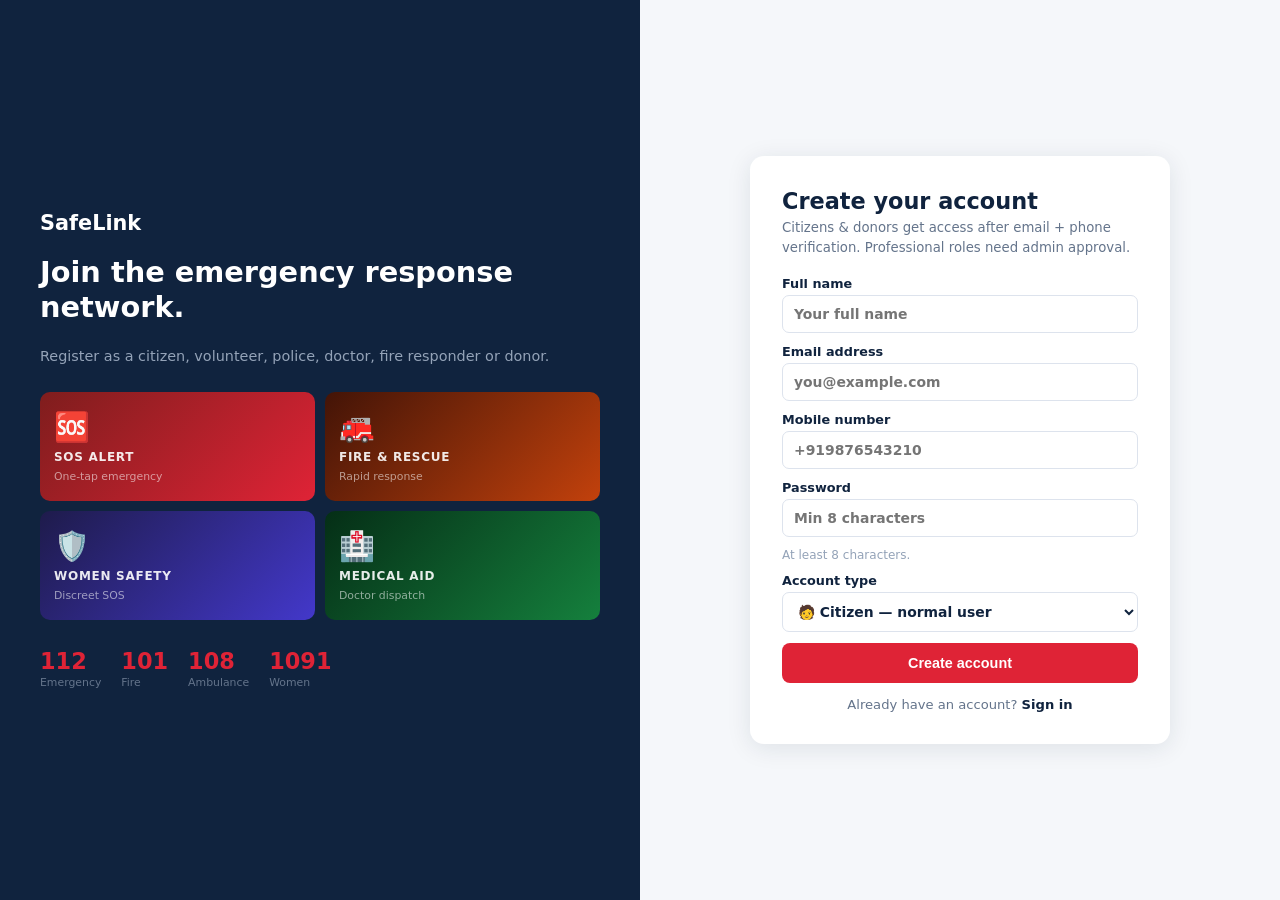
<file: src/main/resources/static/register.html>
<!doctype html>
<html lang="en">
<head>
<meta charset="utf-8">
<meta name="viewport" content="width=device-width,initial-scale=1">
<meta http-equiv="Cache-Control" content="no-store">
<title>Create account — SafeLink</title>
<style>
*{box-sizing:border-box;margin:0;padding:0}
body{font-family:system-ui,sans-serif;min-height:100vh;display:grid;grid-template-columns:1fr 1fr}
/* LEFT */
.left{background:#10233e;color:#fff;display:flex;flex-direction:column;justify-content:center;padding:48px 40px;gap:20px}
.left a.brand{color:#fff;font-weight:800;font-size:1.3rem;text-decoration:none}
.left h2{font-size:1.8rem;font-weight:800;line-height:1.2}
.left p{color:#94a3b8;font-size:.9rem;line-height:1.6}
.cards{display:grid;grid-template-columns:1fr 1fr;gap:10px;margin-top:4px}
.card{border-radius:10px;padding:18px 14px;display:flex;flex-direction:column;gap:6px}
.card.c1{background:linear-gradient(135deg,#7f1d1d,#df2336)}
.card.c2{background:linear-gradient(135deg,#431407,#c2410c)}
.card.c3{background:linear-gradient(135deg,#1e1b4b,#4338ca)}
.card.c4{background:linear-gradient(135deg,#052e16,#15803d)}
.card .ico{font-size:1.8rem}
.card .ttl{font-size:.75rem;font-weight:700;color:rgba(255,255,255,.9);text-transform:uppercase;letter-spacing:.06em}
.card .sub{font-size:.68rem;color:rgba(255,255,255,.55)}
.nums{display:flex;gap:20px;margin-top:8px;flex-wrap:wrap}
.num-item .n{font-size:1.4rem;font-weight:800;color:#df2336}
.num-item .l{font-size:.68rem;color:#64748b;margin-top:2px}
/* RIGHT */
.right{background:#f5f7fa;display:flex;align-items:center;justify-content:center;padding:28px 20px;overflow-y:auto}
.box{width:min(100%,420px);background:#fff;border-radius:14px;padding:32px;box-shadow:0 4px 24px rgba(16,35,62,.1)}
.box h1{font-size:1.4rem;font-weight:800;color:#10233e;margin-bottom:4px}
.box .sub{color:#64748b;font-size:.83rem;margin-bottom:18px;line-height:1.5}
form{display:grid;gap:11px}
label{display:grid;gap:4px;font-size:.8rem;font-weight:700;color:#10233e}
input,select,textarea{border:1.5px solid #dde3ed;border-radius:7px;padding:10px 11px;font:inherit;font-size:.87rem;width:100%;color:#10233e;background:#fff}
input:focus,select:focus,textarea:focus{outline:none;border-color:#10233e}
textarea{resize:vertical;min-height:68px}
small{color:#94a3b8;font-size:.75rem}
.pro{border:1.5px dashed #dde3ed;border-radius:8px;padding:12px;display:grid;gap:10px;background:#fafbfc}
.btn{background:#df2336;color:#fff;border:0;border-radius:8px;padding:12px;font-weight:800;font-size:.9rem;cursor:pointer;width:100%}
.btn:hover{background:#c0202f}
.btn:disabled{background:#94a3b8;cursor:not-allowed}
/* OTP */
.otp{display:none;background:#f0fdf4;border:2px solid #16a34a;border-radius:10px;padding:14px;margin-top:12px}
.otp h3{font-size:.88rem;font-weight:700;color:#15803d;margin-bottom:8px}
.otp-row{display:flex;justify-content:space-between;align-items:center;margin:4px 0}
.otp-lbl{font-size:.78rem;color:#64748b}
.otp-val{font-size:1.4rem;font-weight:800;font-family:monospace;letter-spacing:.15em;color:#10233e}
.otp-note{font-size:.74rem;color:#64748b;margin-top:6px}
.btn-go{display:inline-block;margin-top:8px;background:#15803d;color:#fff;border-radius:7px;padding:8px 18px;text-decoration:none;font-weight:700;font-size:.83rem}
/* msg */
.msg{margin-top:10px;font-size:.83rem;padding:9px 11px;border-radius:7px;display:none;line-height:1.5}
.msg.err{background:#fef2f2;color:#dc2626;border:1px solid #fecaca;display:block}
.msg.ok{background:#f0fdf4;color:#15803d;border:1px solid #bbf7d0;display:block}
.links{margin-top:14px;font-size:.82rem;color:#64748b;text-align:center}
.links a{color:#10233e;font-weight:700;text-decoration:none}
@media(max-width:768px){body{grid-template-columns:1fr}.left{display:none}}
</style>
</head>
<body>

<div class="left">
  <a class="brand" href="/">SafeLink</a>
  <h2>Join the emergency response network.</h2>
  <p>Register as a citizen, volunteer, police, doctor, fire responder or donor.</p>
  <div class="cards">
    <div class="card c1"><div class="ico">🆘</div><div class="ttl">SOS Alert</div><div class="sub">One-tap emergency</div></div>
    <div class="card c2"><div class="ico">🚒</div><div class="ttl">Fire & Rescue</div><div class="sub">Rapid response</div></div>
    <div class="card c3"><div class="ico">🛡️</div><div class="ttl">Women Safety</div><div class="sub">Discreet SOS</div></div>
    <div class="card c4"><div class="ico">🏥</div><div class="ttl">Medical Aid</div><div class="sub">Doctor dispatch</div></div>
  </div>
  <div class="nums">
    <div class="num-item"><div class="n">112</div><div class="l">Emergency</div></div>
    <div class="num-item"><div class="n">101</div><div class="l">Fire</div></div>
    <div class="num-item"><div class="n">108</div><div class="l">Ambulance</div></div>
    <div class="num-item"><div class="n">1091</div><div class="l">Women</div></div>
  </div>
</div>

<div class="right">
  <div class="box">
    <h1>Create your account</h1>
    <p class="sub">Citizens &amp; donors get access after email + phone verification. Professional roles need admin approval.</p>

    <div id="regForm" style="display:grid;gap:11px">
      <label>Full name <input id="fn" placeholder="Your full name"></label>
      <label>Email address <input id="em" type="email" placeholder="you@example.com"></label>
      <label>Mobile number <input id="ph" type="tel" placeholder="+919876543210"></label>
      <label>Password <input id="pw" type="password" placeholder="Min 8 characters"></label>
      <small>At least 8 characters.</small>
      <label>Account type
        <select id="role">
          <optgroup label="Public (access after verify)">
            <option value="CITIZEN">🧑 Citizen — normal user</option>
            <option value="DONOR">💛 Donor</option>
          </optgroup>
          <optgroup label="Responders (need admin approval)">
            <option value="VOLUNTEER">🤝 Volunteer</option>
            <option value="POLICE">👮 Police officer</option>
            <option value="DOCTOR">🩺 Doctor</option>
            <option value="PARAMEDIC">🚑 Paramedic / Ambulance</option>
            <option value="FIRE">🚒 Fire &amp; rescue</option>
            <option value="DISPATCHER">📡 Emergency dispatcher</option>
            <option value="SHELTER_MANAGER">🏠 Shelter manager</option>
            <option value="NGO">🌐 NGO coordinator</option>
          </optgroup>
        </select>
      </label>
      <div id="proDiv" style="display:none">
        <div class="pro">
          <label>Organisation / hospital / station <input id="org" placeholder="e.g. City Police HQ"></label>
          <label>Masked professional ID <input id="pid" placeholder="XXXX-XXXX-1234"></label>
          <label>Skills / licence / service details <textarea id="det" placeholder="Describe your role…"></textarea></label>
          <small>After verification, upload documents. Admin must approve professional access.</small>
        </div>
      </div>
      <button class="btn" id="submitBtn" type="button" onclick="doRegister()">Create account</button>
    </div>

    <div class="otp" id="otpBox">
      <h3>✅ Account created — verify now</h3>
      <div class="otp-row"><span class="otp-lbl">📧 Email OTP</span><span class="otp-val" id="eOtp">------</span></div>
      <div class="otp-row"><span class="otp-lbl">📱 Phone OTP</span><span class="otp-val" id="pOtp">------</span></div>
      <p class="otp-note">In demo mode codes are shown here. In production they are sent to your email &amp; phone.</p>
      <a class="btn-go" id="goVerify" href="/verify.html">Go to Verify →</a>
    </div>

    <div class="msg" id="regMsg"></div>
    <div class="links">Already have an account? <a href="/login.html">Sign in</a></div>
  </div>
</div>

<script>
const PUBLIC = new Set(['CITIZEN','DONOR']);
document.querySelector('#role').addEventListener('change', togglePro);
function togglePro(){
  const isPro = !PUBLIC.has(document.querySelector('#role').value);
  document.querySelector('#proDiv').style.display = isPro ? 'block' : 'none';
}

function showMsg(text, isErr){
  const el = document.querySelector('#regMsg');
  el.className = 'msg ' + (isErr ? 'err' : 'ok');
  el.innerHTML = text;
}

async function doRegister(){
  const btn = document.querySelector('#submitBtn');
  const fn = document.querySelector('#fn').value.trim();
  const em = document.querySelector('#em').value.trim();
  const ph = document.querySelector('#ph').value.trim();
  const pw = document.querySelector('#pw').value;
  const role = document.querySelector('#role').value;

  if(!fn||!em||!ph||!pw){ showMsg('Please fill all required fields.', true); return; }
  if(pw.length < 8){ showMsg('Password must be at least 8 characters.', true); return; }

  btn.disabled = true; btn.textContent = 'Creating…';
  try {
    const body = {
      fullName: fn, email: em, phone: ph, password: pw, roles: [role],
      organisationName: document.querySelector('#org').value || null,
      professionalIdMasked: document.querySelector('#pid').value || null,
      detailsJson: document.querySelector('#det').value || null
    };
    const res = await fetch('/api/v1/auth/register', {
      method: 'POST',
      headers: {'Content-Type': 'application/json'},
      body: JSON.stringify(body)
    });
    const data = await res.json();
    if (!res.ok) { showMsg(data.detail || data.message || 'Registration failed. Try again.', true); return; }

    localStorage.setItem('safelinkDisplayName', fn);
    // Save for verify page
    sessionStorage.setItem('ve', em);
    sessionStorage.setItem('eo', data.demoEmailOtp);
    sessionStorage.setItem('po', data.demoPhoneOtp);
    if (data.applicationId) sessionStorage.setItem('roleApplicationId', data.applicationId);

    // Show OTP box
    document.querySelector('#eOtp').textContent = data.demoEmailOtp;
    document.querySelector('#pOtp').textContent = data.demoPhoneOtp;
    document.querySelector('#goVerify').href = '/verify.html?email=' + encodeURIComponent(em);
    document.querySelector('#otpBox').style.display = 'block';
    showMsg('Account created! Copy the OTP codes above, then click Go to Verify.');
    document.querySelector('#fn').value=''; document.querySelector('#em').value=''; document.querySelector('#ph').value=''; document.querySelector('#pw').value=''; document.querySelector('#role').value='CITIZEN'; togglePro();
  } catch(err) {
    showMsg('Network error: ' + err.message, true);
  } finally {
    btn.disabled = false; btn.textContent = 'Create account';
  }
}
</script>
</body>
</html>
</file>
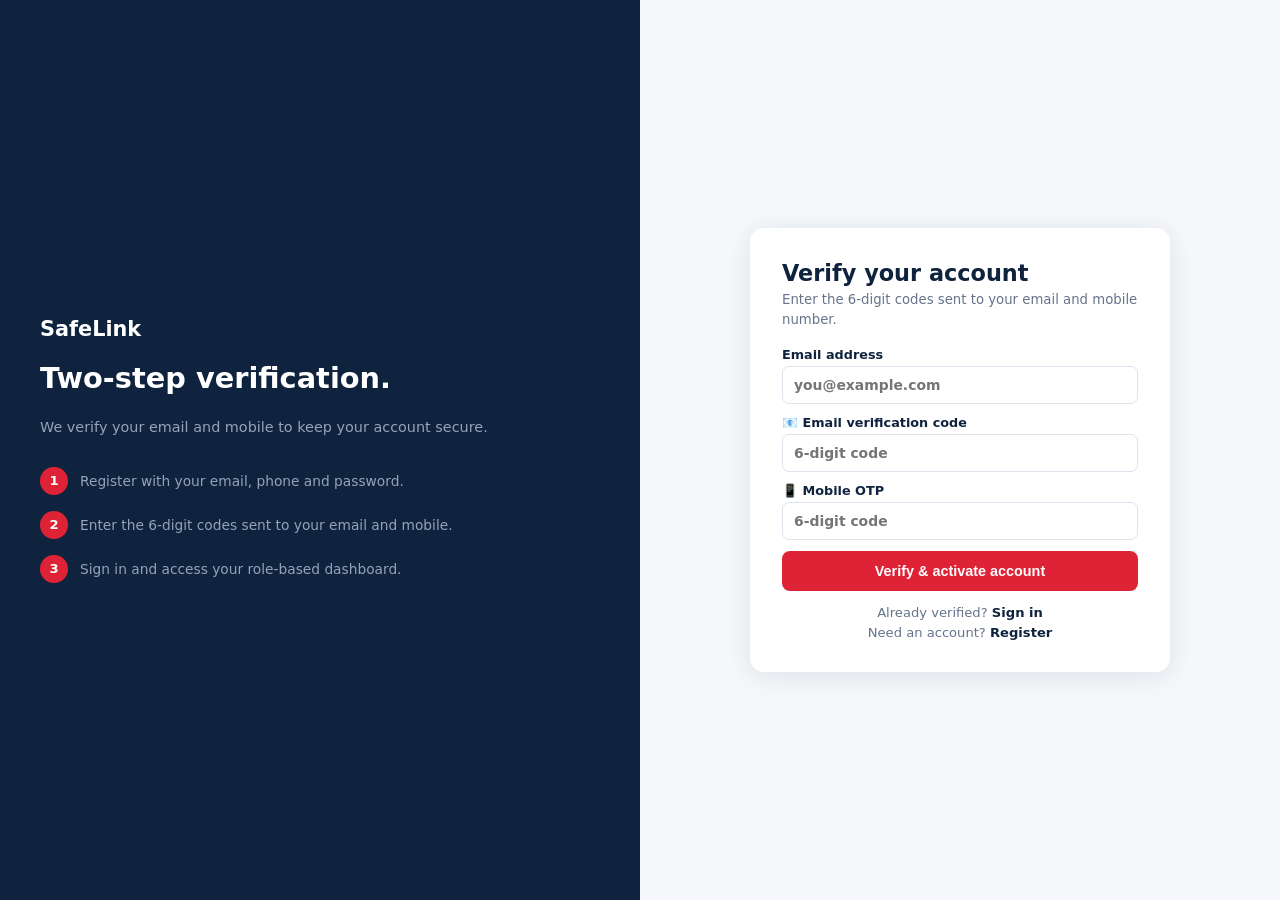
<file: src/main/resources/static/verify.html>
<!doctype html>
<html lang="en">
<head>
<meta charset="utf-8">
<meta name="viewport" content="width=device-width,initial-scale=1">
<title>Verify account — SafeLink</title>
<style>
*{box-sizing:border-box;margin:0;padding:0}
body{font-family:system-ui,sans-serif;min-height:100vh;display:grid;grid-template-columns:1fr 1fr}
.left{background:#10233e;color:#fff;display:flex;flex-direction:column;justify-content:center;padding:48px 40px;gap:20px}
.left a.brand{color:#fff;font-weight:800;font-size:1.3rem;text-decoration:none}
.left h2{font-size:1.8rem;font-weight:800;line-height:1.2}
.left p{color:#94a3b8;font-size:.9rem;line-height:1.6}
.steps{display:grid;gap:16px;margin-top:8px}
.step{display:flex;gap:12px;align-items:flex-start}
.step-n{background:#df2336;border-radius:50%;width:28px;height:28px;display:flex;align-items:center;justify-content:center;font-weight:800;font-size:.82rem;flex-shrink:0}
.step-t{font-size:.86rem;color:#94a3b8;line-height:1.5;padding-top:4px}
.right{background:#f5f7fa;display:flex;align-items:center;justify-content:center;padding:28px 20px}
.box{width:min(100%,420px);background:#fff;border-radius:14px;padding:32px;box-shadow:0 4px 24px rgba(16,35,62,.1)}
.box h1{font-size:1.4rem;font-weight:800;color:#10233e;margin-bottom:4px}
.box .sub{color:#64748b;font-size:.83rem;margin-bottom:18px;line-height:1.5}
form{display:grid;gap:11px}
label{display:grid;gap:4px;font-size:.8rem;font-weight:700;color:#10233e}
input{border:1.5px solid #dde3ed;border-radius:7px;padding:10px 11px;font:inherit;font-size:.87rem;width:100%;color:#10233e}
input:focus{outline:none;border-color:#10233e}
.btn{background:#df2336;color:#fff;border:0;border-radius:8px;padding:12px;font-weight:800;font-size:.9rem;cursor:pointer;width:100%}
.btn:hover{background:#c0202f}
.btn:disabled{background:#94a3b8;cursor:not-allowed}
.msg{margin-top:10px;font-size:.83rem;padding:9px 11px;border-radius:7px;display:none;line-height:1.5}
.msg.err{background:#fef2f2;color:#dc2626;border:1px solid #fecaca;display:block}
.msg.ok{background:#f0fdf4;color:#15803d;border:1px solid #bbf7d0;display:block}
.msg a{color:inherit;font-weight:700}
.links{margin-top:14px;font-size:.82rem;color:#64748b;text-align:center;display:grid;gap:5px}
.links a{color:#10233e;font-weight:700;text-decoration:none}
@media(max-width:768px){body{grid-template-columns:1fr}.left{display:none}}
</style>
</head>
<body>
<div class="left">
  <a class="brand" href="/">SafeLink</a>
  <h2>Two-step verification.</h2>
  <p>We verify your email and mobile to keep your account secure.</p>
  <div class="steps">
    <div class="step"><div class="step-n">1</div><div class="step-t">Register with your email, phone and password.</div></div>
    <div class="step"><div class="step-n">2</div><div class="step-t">Enter the 6-digit codes sent to your email and mobile.</div></div>
    <div class="step"><div class="step-n">3</div><div class="step-t">Sign in and access your role-based dashboard.</div></div>
  </div>
</div>
<div class="right">
  <div class="box">
    <h1>Verify your account</h1>
    <p class="sub">Enter the 6-digit codes sent to your email and mobile number.</p>
    <form onsubmit="return false">
      <label>Email address <input id="vEmail" type="email" required placeholder="you@example.com"></label>
      <label>📧 Email verification code <input id="vEcode" inputmode="numeric" maxlength="6" required placeholder="6-digit code"></label>
      <label>📱 Mobile OTP <input id="vPcode" inputmode="numeric" maxlength="6" required placeholder="6-digit code"></label>
      <button class="btn" id="vBtn" type="button" onclick="doVerify()">Verify &amp; activate account</button>
    </form>
    <div class="msg" id="vMsg"></div>
    <div class="links">
      <span>Already verified? <a href="/login.html">Sign in</a></span>
      <span>Need an account? <a href="/register.html">Register</a></span>
    </div>
  </div>
</div>
<script>
// Pre-fill from sessionStorage or URL
const params = new URLSearchParams(location.search);
const em = params.get('email') || sessionStorage.getItem('ve') || '';
if(em) document.querySelector('#vEmail').value = em;
const eo = sessionStorage.getItem('eo'); if(eo) document.querySelector('#vEcode').value = eo;
const po = sessionStorage.getItem('po'); if(po) document.querySelector('#vPcode').value = po;

function showMsg(text, isErr){
  const el = document.querySelector('#vMsg');
  el.className = 'msg ' + (isErr ? 'err' : 'ok');
  el.innerHTML = text;
}

async function doVerify(){
  const btn = document.querySelector('#vBtn');
  const email = document.querySelector('#vEmail').value.trim();
  const eCode = document.querySelector('#vEcode').value.trim();
  const pCode = document.querySelector('#vPcode').value.trim();
  if(!email||!eCode||!pCode){ showMsg('Please fill all fields.', true); return; }
  btn.disabled = true; btn.textContent = 'Verifying…';
  try {
    let r = await fetch('/api/v1/auth/verify/email', {
      method:'POST', headers:{'Content-Type':'application/json'},
      body: JSON.stringify({email, code: eCode})
    });
    if(!r.ok){ const d=await r.json().catch(()=>({})); throw new Error(d.detail||'Invalid email code.'); }

    r = await fetch('/api/v1/auth/verify/phone', {
      method:'POST', headers:{'Content-Type':'application/json'},
      body: JSON.stringify({email, code: pCode})
    });
    if(!r.ok){ const d=await r.json().catch(()=>({})); throw new Error(d.detail||'Invalid phone code.'); }

    sessionStorage.removeItem('ve'); sessionStorage.removeItem('eo'); sessionStorage.removeItem('po');
    showMsg('✅ Account verified! <a href="/login.html">Sign in now →</a>');
  } catch(err){ showMsg(err.message, true); }
  finally{ btn.disabled=false; btn.textContent='Verify & activate account'; }
}
</script>
</body>
</html>
</file>
